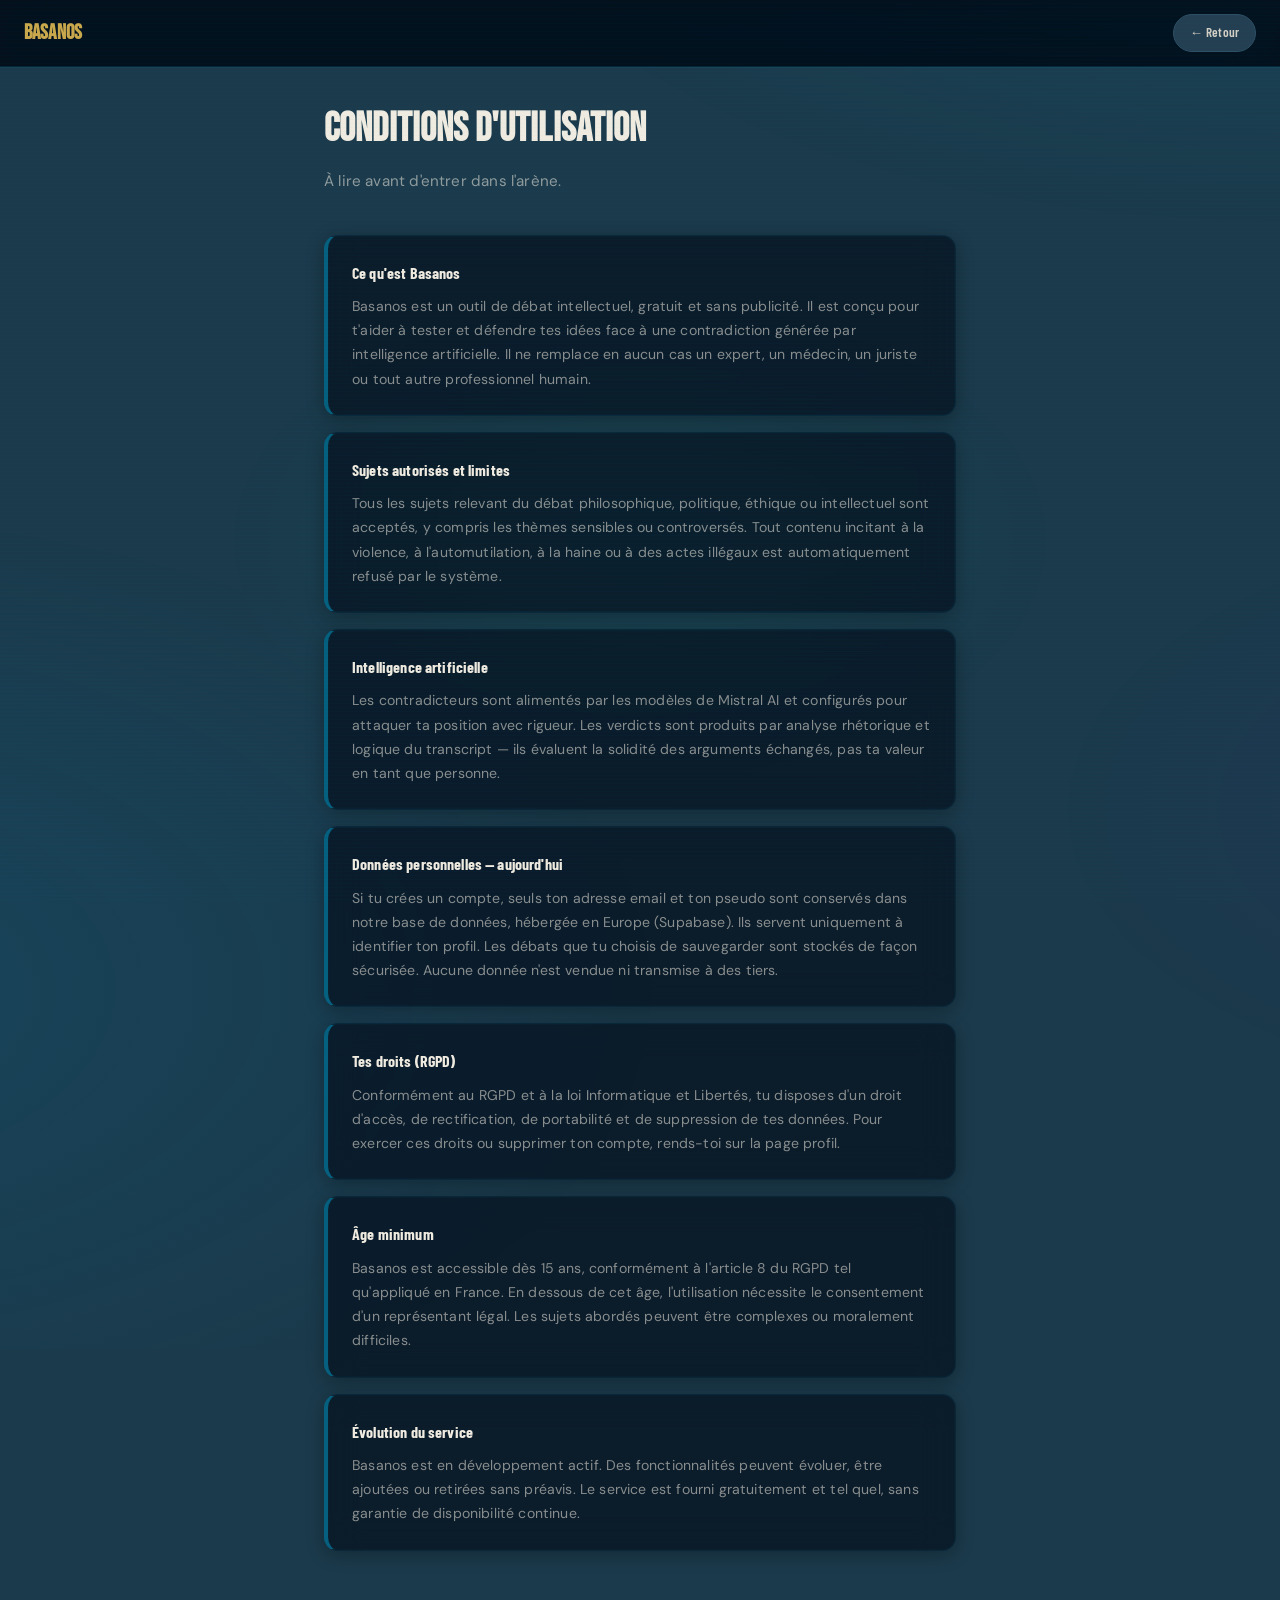
<file: cgu.html>
<!DOCTYPE html>
<html lang="fr">
<head>
<meta charset="UTF-8"/>
<meta name="viewport" content="width=device-width, initial-scale=1.0"/>
<meta name="theme-color" content="#1B3A4B"/>
<title>Conditions d'utilisation · Basanos</title>
<link rel="preconnect" href="https://fonts.googleapis.com"/>
<link href="https://fonts.googleapis.com/css2?family=Bebas+Neue&family=Barlow+Condensed:wght@400;500;600;700&display=swap" rel="stylesheet"/>
<style>
*,*::before,*::after{box-sizing:border-box;margin:0;padding:0}
:root{
  --cream:#1B3A4B;--cream2:#243F52;--cream3:#2E4F63;
  --terra:#C9A84C;--terra2:#A8863A;
  --terra-soft:rgba(201,168,76,0.12);--terra-border:rgba(201,168,76,0.3);
  --sage:#2E6B8A;--sage2:#1E4F6A;
  --sage-soft:rgba(46,107,138,0.15);--sage-border:rgba(46,107,138,0.35);
  --ink:#F0EBE0;--ink2:#D4CFC5;--ink3:rgba(240,235,224,0.55);
  --ink4:rgba(240,235,224,0.1);--ink5:rgba(240,235,224,0.05);
  --white:#243F52;
  --r:14px;--r3:24px;--r4:50px;
  --fT:'Bebas Neue',sans-serif;--fU:'Barlow Condensed',sans-serif;
  --shadow:0 2px 16px rgba(0,0,0,0.2);--shadow2:0 4px 32px rgba(0,0,0,0.35);
}
html,body{min-height:100%;background:var(--cream);color:var(--ink);font-family:var(--fU);font-size:16px;-webkit-font-smoothing:antialiased}
.topbar{position:fixed;top:0;left:0;right:0;z-index:50;display:flex;align-items:center;justify-content:space-between;padding:0.9rem 1.5rem;background:rgba(27,58,75,0.95);backdrop-filter:blur(12px);border-bottom:1px solid var(--ink4)}
.topbar-logo{font-family:var(--fT);font-size:1.3rem;font-weight:900;color:var(--terra);text-decoration:none}
.back-btn{display:flex;align-items:center;gap:6px;padding:7px 16px;background:var(--cream2);border:1px solid var(--cream3);border-radius:var(--r4);color:var(--ink2);font-family:var(--fU);font-size:0.82rem;font-weight:600;cursor:pointer;text-decoration:none;transition:all .15s}
.back-btn:hover{background:var(--cream3)}
.content-page{max-width:680px;margin:0 auto;padding:6rem 1.5rem 5rem}
.page-title{font-family:var(--fT);font-size:2.5rem;font-weight:900;color:var(--ink);margin-bottom:0.4rem}
.page-sub{font-size:0.95rem;color:var(--ink3);margin-bottom:2.5rem;line-height:1.55}
.cat-card{background:var(--white);border-radius:var(--r);padding:1.5rem;margin-bottom:1rem;box-shadow:var(--shadow);border-left:4px solid var(--terra)}
.cat-name{font-family:var(--fU);font-size:1rem;font-weight:700;color:var(--ink);margin-bottom:0.5rem}
.cat-desc{font-size:0.88rem;color:var(--ink3);line-height:1.6}
</style>
<link rel="stylesheet" href="/basanos.css"/>
</head>
<body>
<nav class="topbar">
  <a class="topbar-logo" href="/">Basanos</a>
  <a class="back-btn" href="/">← Retour</a>
</nav>
<div class="content-page">
  <h2 class="page-title">Conditions d'utilisation</h2>
  <p class="page-sub">À lire avant d'entrer dans l'arène.</p>
  <div class="cat-card"><div class="cat-name">Ce qu'est Basanos</div><div class="cat-desc">Basanos est un outil de débat intellectuel, gratuit et sans publicité. Il est conçu pour t'aider à tester et défendre tes idées face à une contradiction générée par intelligence artificielle. Il ne remplace en aucun cas un expert, un médecin, un juriste ou tout autre professionnel humain.</div></div>
  <div class="cat-card"><div class="cat-name">Sujets autorisés et limites</div><div class="cat-desc">Tous les sujets relevant du débat philosophique, politique, éthique ou intellectuel sont acceptés, y compris les thèmes sensibles ou controversés. Tout contenu incitant à la violence, à l'automutilation, à la haine ou à des actes illégaux est automatiquement refusé par le système.</div></div>
  <div class="cat-card"><div class="cat-name">Intelligence artificielle</div><div class="cat-desc">Les contradicteurs sont alimentés par les modèles de Mistral AI et configurés pour attaquer ta position avec rigueur. Les verdicts sont produits par analyse rhétorique et logique du transcript — ils évaluent la solidité des arguments échangés, pas ta valeur en tant que personne.</div></div>
  <div class="cat-card"><div class="cat-name">Données personnelles — aujourd'hui</div><div class="cat-desc">Si tu crées un compte, seuls ton adresse email et ton pseudo sont conservés dans notre base de données, hébergée en Europe (Supabase). Ils servent uniquement à identifier ton profil. Les débats que tu choisis de sauvegarder sont stockés de façon sécurisée. Aucune donnée n'est vendue ni transmise à des tiers.</div></div>
  <div class="cat-card"><div class="cat-name">Tes droits (RGPD)</div><div class="cat-desc">Conformément au RGPD et à la loi Informatique et Libertés, tu disposes d'un droit d'accès, de rectification, de portabilité et de suppression de tes données. Pour exercer ces droits ou supprimer ton compte, rends-toi sur la page profil.</div></div>
  <div class="cat-card"><div class="cat-name">Âge minimum</div><div class="cat-desc">Basanos est accessible dès 15 ans, conformément à l'article 8 du RGPD tel qu'appliqué en France. En dessous de cet âge, l'utilisation nécessite le consentement d'un représentant légal. Les sujets abordés peuvent être complexes ou moralement difficiles.</div></div>
  <div class="cat-card"><div class="cat-name">Évolution du service</div><div class="cat-desc">Basanos est en développement actif. Des fonctionnalités peuvent évoluer, être ajoutées ou retirées sans préavis. Le service est fourni gratuitement et tel quel, sans garantie de disponibilité continue.</div></div>
</div>
</body>
</html>
</file>
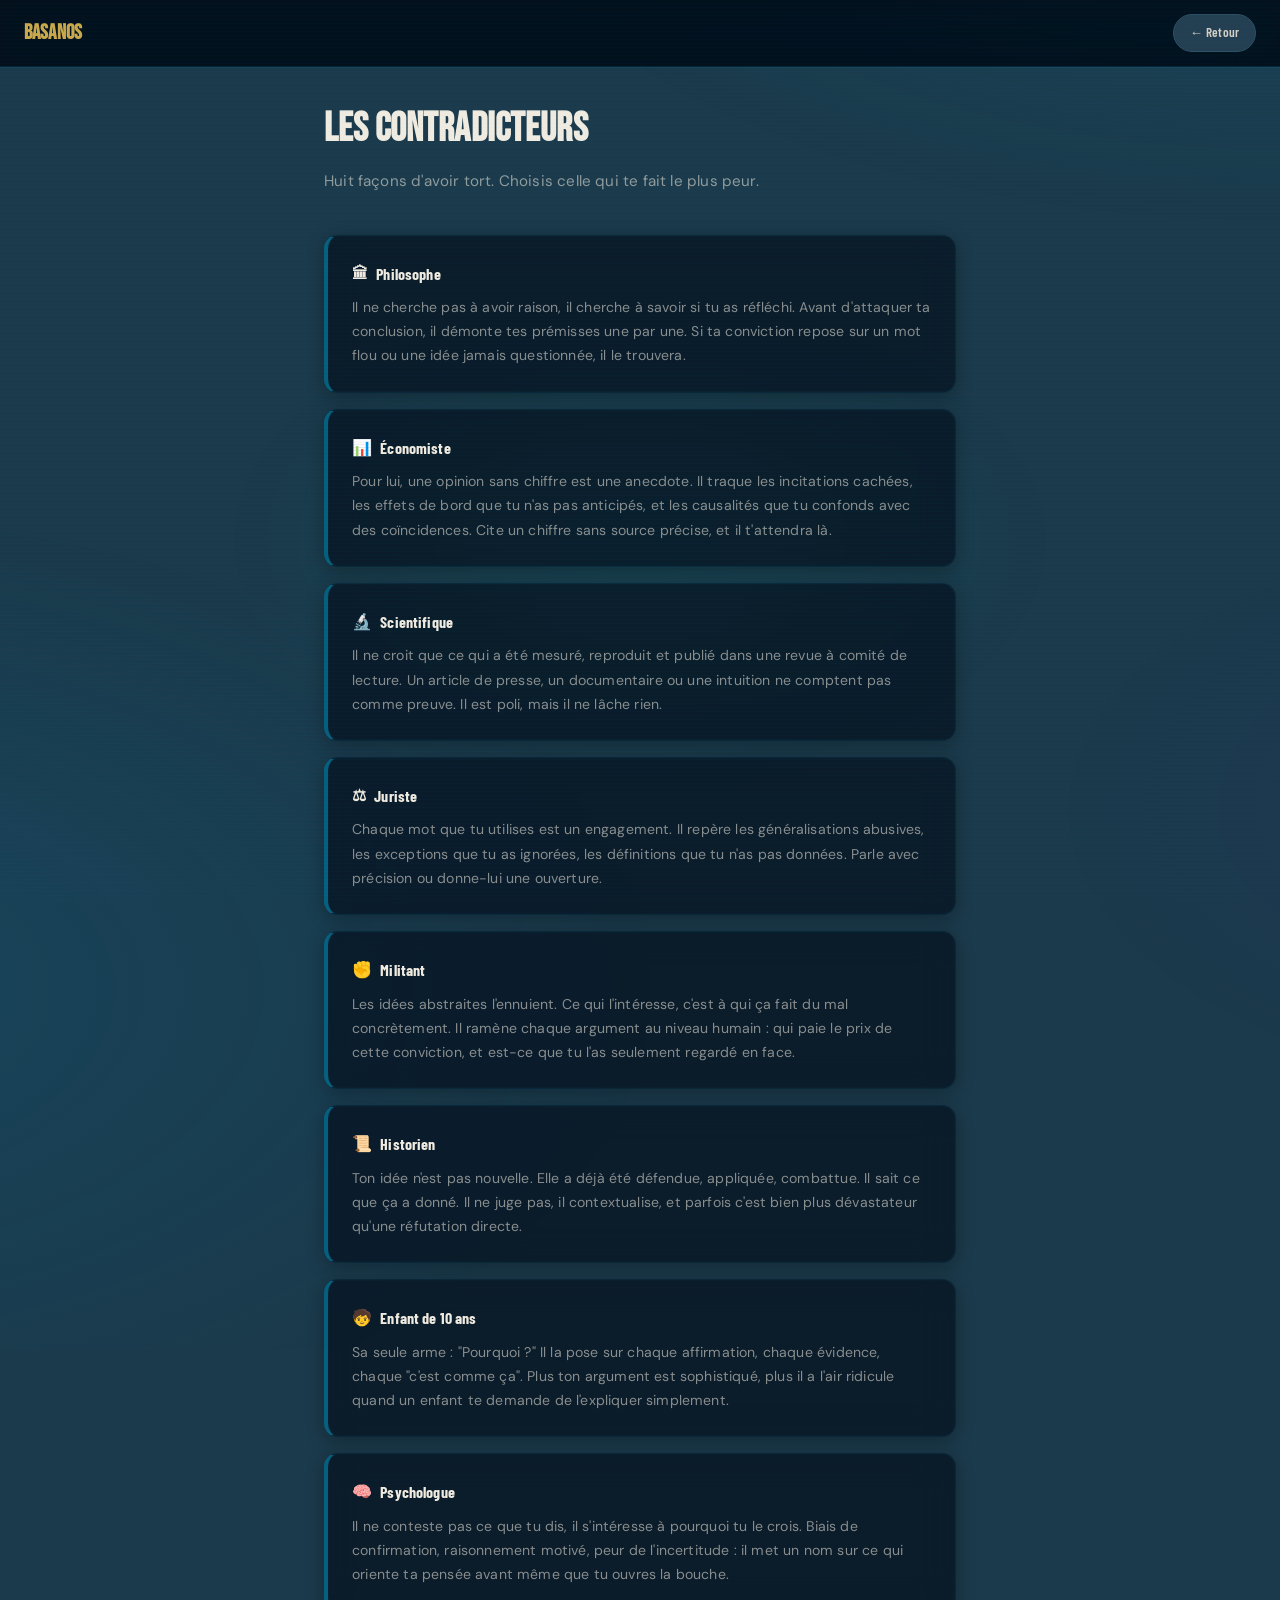
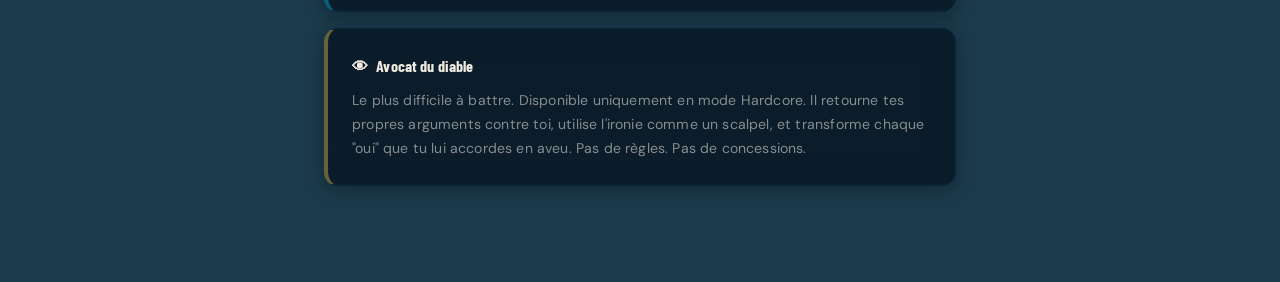
<file: contradicteurs.html>
<!DOCTYPE html>
<html lang="fr">
<head>
<meta charset="UTF-8"/>
<meta name="viewport" content="width=device-width, initial-scale=1.0"/>
<meta name="theme-color" content="#1B3A4B"/>
<title>Les contradicteurs · Basanos</title>
<link rel="preconnect" href="https://fonts.googleapis.com"/>
<link href="https://fonts.googleapis.com/css2?family=Bebas+Neue&family=Barlow+Condensed:wght@400;500;600;700&display=swap" rel="stylesheet"/>
<style>
*,*::before,*::after{box-sizing:border-box;margin:0;padding:0}
:root{
  --cream:#1B3A4B;--cream2:#243F52;--cream3:#2E4F63;
  --terra:#C9A84C;--terra2:#A8863A;
  --terra-soft:rgba(201,168,76,0.12);--terra-border:rgba(201,168,76,0.3);
  --sage:#2E6B8A;--sage2:#1E4F6A;
  --sage-soft:rgba(46,107,138,0.15);--sage-border:rgba(46,107,138,0.35);
  --ink:#F0EBE0;--ink2:#D4CFC5;--ink3:rgba(240,235,224,0.55);
  --ink4:rgba(240,235,224,0.1);--ink5:rgba(240,235,224,0.05);
  --white:#243F52;
  --r:14px;--r3:24px;--r4:50px;
  --fT:'Bebas Neue',sans-serif;--fU:'Barlow Condensed',sans-serif;
  --shadow:0 2px 16px rgba(0,0,0,0.2);--shadow2:0 4px 32px rgba(0,0,0,0.35);
}
html,body{min-height:100%;background:var(--cream);color:var(--ink);font-family:var(--fU);font-size:16px;-webkit-font-smoothing:antialiased}
.topbar{position:fixed;top:0;left:0;right:0;z-index:50;display:flex;align-items:center;justify-content:space-between;padding:0.9rem 1.5rem;background:rgba(27,58,75,0.95);backdrop-filter:blur(12px);border-bottom:1px solid var(--ink4)}
.topbar-logo{font-family:var(--fT);font-size:1.3rem;font-weight:900;color:var(--terra);text-decoration:none}
.back-btn{display:flex;align-items:center;gap:6px;padding:7px 16px;background:var(--cream2);border:1px solid var(--cream3);border-radius:var(--r4);color:var(--ink2);font-family:var(--fU);font-size:0.82rem;font-weight:600;cursor:pointer;text-decoration:none;transition:all .15s}
.back-btn:hover{background:var(--cream3)}
.content-page{max-width:680px;margin:0 auto;padding:6rem 1.5rem 5rem}
.page-title{font-family:var(--fT);font-size:2.5rem;font-weight:900;color:var(--ink);margin-bottom:0.4rem}
.page-sub{font-size:0.95rem;color:var(--ink3);margin-bottom:2.5rem;line-height:1.55}
.cat-card{background:var(--white);border-radius:var(--r);padding:1.5rem;margin-bottom:1rem;box-shadow:var(--shadow);border-left:4px solid var(--terra)}
.cat-card.sage-border{border-left-color:var(--sage)}
.cat-name{font-family:var(--fU);font-size:1rem;font-weight:700;color:var(--ink);margin-bottom:0.5rem;display:flex;align-items:center;gap:8px}
.cat-desc{font-size:0.88rem;color:var(--ink3);line-height:1.6}
</style>
<link rel="stylesheet" href="/basanos.css"/>
</head>
<body>
<nav class="topbar">
  <a class="topbar-logo" href="/">Basanos</a>
  <a class="back-btn" href="/">← Retour</a>
</nav>
<div class="content-page">
  <h2 class="page-title">Les contradicteurs</h2>
  <p class="page-sub">Huit façons d'avoir tort. Choisis celle qui te fait le plus peur.</p>
  <div class="cat-card"><div class="cat-name"><span>🏛</span> Philosophe</div><div class="cat-desc">Il ne cherche pas à avoir raison, il cherche à savoir si tu as réfléchi. Avant d'attaquer ta conclusion, il démonte tes prémisses une par une. Si ta conviction repose sur un mot flou ou une idée jamais questionnée, il le trouvera.</div></div>
  <div class="cat-card"><div class="cat-name"><span>📊</span> Économiste</div><div class="cat-desc">Pour lui, une opinion sans chiffre est une anecdote. Il traque les incitations cachées, les effets de bord que tu n'as pas anticipés, et les causalités que tu confonds avec des coïncidences. Cite un chiffre sans source précise, et il t'attendra là.</div></div>
  <div class="cat-card"><div class="cat-name"><span>🔬</span> Scientifique</div><div class="cat-desc">Il ne croit que ce qui a été mesuré, reproduit et publié dans une revue à comité de lecture. Un article de presse, un documentaire ou une intuition ne comptent pas comme preuve. Il est poli, mais il ne lâche rien.</div></div>
  <div class="cat-card"><div class="cat-name"><span>⚖</span> Juriste</div><div class="cat-desc">Chaque mot que tu utilises est un engagement. Il repère les généralisations abusives, les exceptions que tu as ignorées, les définitions que tu n'as pas données. Parle avec précision ou donne-lui une ouverture.</div></div>
  <div class="cat-card"><div class="cat-name"><span>✊</span> Militant</div><div class="cat-desc">Les idées abstraites l'ennuient. Ce qui l'intéresse, c'est à qui ça fait du mal concrètement. Il ramène chaque argument au niveau humain : qui paie le prix de cette conviction, et est-ce que tu l'as seulement regardé en face.</div></div>
  <div class="cat-card"><div class="cat-name"><span>📜</span> Historien</div><div class="cat-desc">Ton idée n'est pas nouvelle. Elle a déjà été défendue, appliquée, combattue. Il sait ce que ça a donné. Il ne juge pas, il contextualise, et parfois c'est bien plus dévastateur qu'une réfutation directe.</div></div>
  <div class="cat-card"><div class="cat-name"><span>🧒</span> Enfant de 10 ans</div><div class="cat-desc">Sa seule arme : "Pourquoi ?" Il la pose sur chaque affirmation, chaque évidence, chaque "c'est comme ça". Plus ton argument est sophistiqué, plus il a l'air ridicule quand un enfant te demande de l'expliquer simplement.</div></div>
  <div class="cat-card"><div class="cat-name"><span>🧠</span> Psychologue</div><div class="cat-desc">Il ne conteste pas ce que tu dis, il s'intéresse à pourquoi tu le crois. Biais de confirmation, raisonnement motivé, peur de l'incertitude : il met un nom sur ce qui oriente ta pensée avant même que tu ouvres la bouche.</div></div>
  <div class="cat-card sage-border"><div class="cat-name"><span>👁</span> Avocat du diable</div><div class="cat-desc">Le plus difficile à battre. Disponible uniquement en mode Hardcore. Il retourne tes propres arguments contre toi, utilise l'ironie comme un scalpel, et transforme chaque "oui" que tu lui accordes en aveu. Pas de règles. Pas de concessions.</div></div>
</div>
</body>
</html>
</file>
<file: basanos.css>
/* ════════════════════════════════════════════════════════════════
   basanos.css — Système de design global Basanos — JARVIS Edition
   ════════════════════════════════════════════════════════════════ */

@import url('https://fonts.googleapis.com/css2?family=DM+Sans:opsz,wght@9..40,300;9..40,400;9..40,500;9..40,600&display=swap');

/* ═══════════════════════════════════════════════════════════════
   FOND : MESH GRADIENT CYAN-ELECTRIC + SCAN-LINES HUD
   ═══════════════════════════════════════════════════════════════ */

body {
  font-family: 'DM Sans', sans-serif;
  font-size: 15px;
  line-height: 1.65;
  letter-spacing: 0.01em;
  overflow-x: hidden;
}

/* Mesh gradient — halos electric qui orbitent */
body::before {
  content: '';
  position: fixed;
  inset: -50%;
  width: 200%;
  height: 200%;
  z-index: 0;
  pointer-events: none;
  background:
    radial-gradient(ellipse 50% 35% at 75% 15%, rgba(0,200,255,0.09) 0%, transparent 65%),
    radial-gradient(ellipse 60% 45% at 15% 80%, rgba(0,150,220,0.12) 0%, transparent 60%),
    radial-gradient(ellipse 30% 25% at 50% 55%, rgba(0,255,220,0.05) 0%, transparent 55%),
    radial-gradient(ellipse 40% 30% at 88% 70%, rgba(100,0,255,0.06) 0%, transparent 55%);
  animation: meshDrift 32s ease-in-out infinite alternate;
  will-change: transform;
}

/* Hardcore : halos rouges */
body.hc::before {
  background:
    radial-gradient(ellipse 50% 38% at 75% 15%, rgba(232,69,42,0.15) 0%, transparent 70%),
    radial-gradient(ellipse 55% 40% at 15% 80%, rgba(232,69,42,0.08) 0%, transparent 65%),
    radial-gradient(ellipse 30% 28% at 50% 60%, rgba(180,30,10,0.10) 0%, transparent 60%);
}

@keyframes meshDrift {
  0%   { transform: translate(0%,    0%)   scale(1);    }
  25%  { transform: translate(-3%,   2%)   scale(1.02); }
  50%  { transform: translate(2%,   -3%)   scale(0.99); }
  75%  { transform: translate(-1%,   3%)   scale(1.01); }
  100% { transform: translate(3%,   -1%)   scale(1.02); }
}

/* Scan-lines HUD — lignes horizontales ultra-fines */
body::after {
  content: '';
  position: fixed;
  inset: 0;
  z-index: 9998;
  pointer-events: none;
  background-image: repeating-linear-gradient(
    to bottom,
    transparent 0px,
    transparent 3px,
    rgba(0, 200, 255, 0.018) 3px,
    rgba(0, 200, 255, 0.018) 4px
  );
  animation: scanShift 8s linear infinite;
}

@keyframes scanShift {
  0%   { background-position: 0 0; }
  100% { background-position: 0 80px; }
}

/* Tout le contenu au-dessus du mesh */
body > * { position: relative; z-index: 1; }

/* ═══════════════════════════════════════════════════════════════
   TYPOGRAPHIE
   ═══════════════════════════════════════════════════════════════ */

p, span, label, button,
.home-sub, .l-desc, .auth-sub, .page-sub,
.v-section-text, .vcat-comment, .cat-desc,
.mbub, .hint, .pd, .user-email, .hint-row {
  font-family: 'DM Sans', sans-serif;
  line-height: 1.72;
  letter-spacing: 0.012em;
}

input, textarea, .uinp, .conv, .auth-inp, .inp {
  font-family: 'DM Sans', sans-serif;
  font-size: 0.95rem;
  line-height: 1.6;
}

.mbub {
  font-size: 0.97rem;
  line-height: 1.78;
  letter-spacing: 0.014em;
}

/* ═══════════════════════════════════════════════════════════════
   TOPBAR — glassmorphism HUD
   ═══════════════════════════════════════════════════════════════ */
nav.topbar {
  background: rgba(2, 8, 18, 0.82);
  backdrop-filter: blur(24px) saturate(1.8);
  -webkit-backdrop-filter: blur(24px) saturate(1.8);
  border-bottom: 1px solid rgba(0, 200, 255, 0.12);
  box-shadow: 0 1px 0 rgba(0, 200, 255, 0.06);
}

.hc nav.topbar,
body.hc .topbar {
  background: rgba(8, 4, 4, 0.88);
  border-bottom: 1px solid rgba(232,69,42,0.15);
}

/* ═══════════════════════════════════════════════════════════════
   MENU DROPDOWN
   ═══════════════════════════════════════════════════════════════ */
.menu-dropdown {
  background: rgba(2, 10, 22, 0.95);
  backdrop-filter: blur(28px) saturate(1.6);
  -webkit-backdrop-filter: blur(28px) saturate(1.6);
  border: 1px solid rgba(0, 200, 255, 0.10);
  box-shadow: 0 16px 48px rgba(0,0,0,0.60), 0 0 0 1px rgba(0,200,255,0.04) inset;
}

.menu-item:hover {
  background: rgba(0, 200, 255, 0.06);
}

/* ═══════════════════════════════════════════════════════════════
   HOME CARD
   ═══════════════════════════════════════════════════════════════ */
.home-card {
  background: rgba(2, 10, 22, 0.72);
  backdrop-filter: blur(28px) saturate(1.5);
  -webkit-backdrop-filter: blur(28px) saturate(1.5);
  border: 1px solid rgba(0, 200, 255, 0.10);
  box-shadow:
    0 0 0 1px rgba(0,200,255,0.03) inset,
    0 24px 64px rgba(0,0,0,0.50),
    0 0 80px rgba(0,150,220,0.04);
}

body.hc .home-card {
  background: rgba(6, 4, 4, 0.78);
  border: 1px solid rgba(232,69,42,0.12);
}

/* ═══════════════════════════════════════════════════════════════
   CARTES PERSONA — effet "module actif"
   ═══════════════════════════════════════════════════════════════ */
.pbtn {
  background: rgba(0, 12, 30, 0.55);
  border: 1px solid rgba(0, 200, 255, 0.08);
  backdrop-filter: blur(12px);
  -webkit-backdrop-filter: blur(12px);
  transition:
    background 0.22s ease,
    border-color 0.22s ease,
    box-shadow 0.25s ease,
    transform 0.2s cubic-bezier(0.34, 1.56, 0.64, 1);
}

.pbtn:hover {
  background: rgba(0, 30, 60, 0.65);
  border-color: rgba(0, 200, 255, 0.28);
  box-shadow: 0 6px 24px rgba(0,0,0,0.35), 0 0 20px rgba(0,200,255,0.08);
  transform: translateY(-2px);
}

.pbtn.on {
  background: rgba(0, 200, 255, 0.07);
  border-color: rgba(0, 200, 255, 0.35);
  box-shadow:
    0 0 0 1px rgba(0,200,255,0.08) inset,
    0 0 24px rgba(0,200,255,0.08);
}

body.hc .pbtn {
  background: rgba(14, 8, 8, 0.60);
  border: 1px solid rgba(240,235,224,0.06);
}

body.hc .pbtn:hover {
  border-color: rgba(232,69,42,0.30);
  box-shadow: 0 8px 28px rgba(0,0,0,0.40), 0 0 20px rgba(232,69,42,0.10);
}

body.hc .pbtn.on {
  background: rgba(232,69,42,0.10);
  border-color: rgba(232,69,42,0.35);
}

/* ═══════════════════════════════════════════════════════════════
   BOUTONS TOGGLE
   ═══════════════════════════════════════════════════════════════ */
.tbtn {
  transition:
    background 0.18s ease,
    border-color 0.18s ease,
    color 0.18s ease,
    transform 0.18s cubic-bezier(0.34, 1.56, 0.64, 1);
}

.tbtn:hover {
  transform: translateY(-1px);
}

/* ═══════════════════════════════════════════════════════════════
   BOUTONS CTA
   ═══════════════════════════════════════════════════════════════ */
button.cta,
a.cta {
  transition:
    background 0.2s ease,
    transform 0.2s cubic-bezier(0.34, 1.56, 0.64, 1),
    box-shadow 0.25s ease;
  position: relative;
  overflow: hidden;
}

button.cta::after,
a.cta::after {
  content: '';
  position: absolute;
  inset: 0;
  background: linear-gradient(105deg, transparent 40%, rgba(255,255,255,0.08) 50%, transparent 60%);
  transform: translateX(-100%);
  transition: transform 0.5s ease;
}

button.cta:hover:not(:disabled)::after,
a.cta:hover:not(:disabled)::after {
  transform: translateX(100%);
}

button.cta:hover:not(:disabled),
a.cta:hover:not(:disabled) {
  transform: translateY(-2px) scale(1.01);
}

/* ═══════════════════════════════════════════════════════════════
   TEXTAREA CONVICTION
   ═══════════════════════════════════════════════════════════════ */
textarea.conv {
  background: rgba(0, 12, 30, 0.50);
  border: 1px solid rgba(0, 200, 255, 0.12);
  transition: border-color 0.2s ease, background 0.2s ease, box-shadow 0.2s ease;
}

textarea.conv:focus {
  background: rgba(0, 12, 30, 0.70);
  border-color: rgba(0, 200, 255, 0.45);
  box-shadow: 0 0 0 3px rgba(0,200,255,0.06), 0 0 20px rgba(0,200,255,0.04);
  outline: none;
}

/* ═══════════════════════════════════════════════════════════════
   DÉBAT
   ═══════════════════════════════════════════════════════════════ */

.dbar {
  background: rgba(2, 6, 16, 0.94);
  backdrop-filter: blur(24px);
  -webkit-backdrop-filter: blur(24px);
  border-bottom: 1px solid rgba(0, 200, 255, 0.08);
}

.cstrip {
  background: rgba(0, 12, 30, 0.65);
  border-bottom: 1px solid rgba(0, 200, 255, 0.07);
  backdrop-filter: blur(12px);
  -webkit-backdrop-filter: blur(12px);
}

.izone {
  background: rgba(2, 6, 16, 0.94);
  border-top: 1px solid rgba(0, 200, 255, 0.07);
  backdrop-filter: blur(20px);
  -webkit-backdrop-filter: blur(20px);
}

.dfooter {
  background: rgba(2, 6, 16, 0.90);
  border-top: 1px solid rgba(0, 200, 255, 0.06);
  backdrop-filter: blur(16px);
  -webkit-backdrop-filter: blur(16px);
}

textarea.uinp {
  background: rgba(0, 12, 30, 0.55);
  border: 1px solid rgba(0, 200, 255, 0.10);
  transition: border-color 0.2s ease, background 0.2s ease, box-shadow 0.2s ease;
}

textarea.uinp:focus {
  background: rgba(0, 12, 30, 0.75);
  border-color: rgba(0, 200, 255, 0.42);
  box-shadow: 0 0 0 3px rgba(0,200,255,0.06);
  outline: none;
}

/* Bulle utilisateur */
.msg.u .mbub {
  background: rgba(0, 60, 110, 0.35);
  border: 1px solid rgba(0, 150, 220, 0.30);
  backdrop-filter: blur(14px);
  -webkit-backdrop-filter: blur(14px);
  box-shadow: 0 2px 14px rgba(0,0,0,0.28), 0 0 16px rgba(0,150,220,0.06);
}

/* Bulle IA */
.msg.a .mbub {
  background: rgba(2, 10, 24, 0.80);
  border: 1px solid rgba(0, 200, 255, 0.12);
  backdrop-filter: blur(16px);
  -webkit-backdrop-filter: blur(16px);
  box-shadow: 0 2px 18px rgba(0,0,0,0.32), 0 0 20px rgba(0,200,255,0.04);
}

/* Typing dots */
.tyb {
  background: rgba(2, 10, 24, 0.80);
  border: 1px solid rgba(0, 200, 255, 0.12);
  backdrop-filter: blur(16px);
  -webkit-backdrop-filter: blur(16px);
}

/* Hardcore */
body.hc .msg.u .mbub {
  background: rgba(232,69,42,0.15);
  border-color: rgba(232,69,42,0.25);
}

body.hc .msg.a .mbub,
body.hc .tyb {
  background: rgba(8, 4, 4, 0.85);
  border-color: rgba(232,69,42,0.12);
}

/* ═══════════════════════════════════════════════════════════════
   VERDICT
   ═══════════════════════════════════════════════════════════════ */

.vcat {
  background: rgba(2, 10, 24, 0.68);
  border: 1px solid rgba(0, 200, 255, 0.08);
  backdrop-filter: blur(18px);
  -webkit-backdrop-filter: blur(18px);
  box-shadow: 0 4px 20px rgba(0,0,0,0.32), 0 0 16px rgba(0,200,255,0.03);
}

.v-section {
  background: rgba(2, 10, 24, 0.62);
  border: 1px solid rgba(0, 200, 255, 0.07);
  border-left: 3px solid rgba(0, 200, 255, 0.30);
  backdrop-filter: blur(16px);
  -webkit-backdrop-filter: blur(16px);
}

.v-conseil {
  background: rgba(0, 60, 100, 0.22);
  border: 1px solid rgba(0, 150, 220, 0.25);
  backdrop-filter: blur(16px);
  -webkit-backdrop-filter: blur(16px);
  box-shadow: 0 0 28px rgba(0,150,220,0.08);
}

.v-conseil .v-section-label { color: rgba(240,235,224,0.50); }
.v-conseil .v-section-text  { color: #F0EBE0; }

.v-devil-block {
  background: rgba(4, 8, 18, 0.88);
  border: 1px solid rgba(0, 200, 255, 0.14);
  border-left: 3px solid rgba(0, 200, 255, 0.40);
  backdrop-filter: blur(20px);
  -webkit-backdrop-filter: blur(20px);
}

.v-critique {
  background: rgba(0, 12, 30, 0.48);
  border: 1px solid rgba(0, 200, 255, 0.07);
  backdrop-filter: blur(14px);
  -webkit-backdrop-filter: blur(14px);
}

/* ═══════════════════════════════════════════════════════════════
   MODALS
   ═══════════════════════════════════════════════════════════════ */
.modal {
  background: rgba(2, 10, 24, 0.95);
  border: 1px solid rgba(0, 200, 255, 0.12);
  backdrop-filter: blur(36px) saturate(1.8);
  -webkit-backdrop-filter: blur(36px) saturate(1.8);
  box-shadow: 0 32px 80px rgba(0,0,0,0.65), 0 0 60px rgba(0,200,255,0.05);
}

/* ═══════════════════════════════════════════════════════════════
   PROFIL
   ═══════════════════════════════════════════════════════════════ */
.card {
  background: rgba(2, 10, 24, 0.65);
  border: 1px solid rgba(0, 200, 255, 0.08);
  backdrop-filter: blur(18px);
  -webkit-backdrop-filter: blur(18px);
  box-shadow: 0 4px 20px rgba(0,0,0,0.28);
}

.auth-card {
  background: rgba(2, 8, 20, 0.92);
  border: 1px solid rgba(0, 200, 255, 0.10);
  backdrop-filter: blur(32px) saturate(1.7);
  -webkit-backdrop-filter: blur(32px) saturate(1.7);
  box-shadow: 0 24px 64px rgba(0,0,0,0.58), 0 0 60px rgba(0,150,220,0.04);
}

.auth-inp, .inp {
  background: rgba(0, 12, 30, 0.52);
  border: 1px solid rgba(0, 200, 255, 0.10);
  transition: border-color 0.2s ease, background 0.2s ease, box-shadow 0.2s ease;
}

.auth-inp:focus, .inp:focus {
  background: rgba(0, 12, 30, 0.72);
  border-color: rgba(0, 200, 255, 0.42);
  box-shadow: 0 0 0 3px rgba(0,200,255,0.06);
  outline: none;
}

.transcript-modal {
  background: rgba(2, 8, 20, 0.96);
  border: 1px solid rgba(0, 200, 255, 0.10);
  backdrop-filter: blur(36px) saturate(1.8);
  -webkit-backdrop-filter: blur(36px) saturate(1.8);
  box-shadow: 0 32px 80px rgba(0,0,0,0.68);
}

.debate-card {
  background: rgba(0, 14, 35, 0.50);
  border: 1px solid rgba(0, 200, 255, 0.08);
  backdrop-filter: blur(12px);
  -webkit-backdrop-filter: blur(12px);
  transition: background 0.2s ease, border-color 0.2s ease, box-shadow 0.2s ease, transform 0.2s cubic-bezier(0.34,1.56,0.64,1);
}

.debate-card:hover {
  background: rgba(0, 30, 65, 0.62);
  border-color: rgba(0, 200, 255, 0.22);
  box-shadow: 0 4px 18px rgba(0,0,0,0.32), 0 0 20px rgba(0,200,255,0.06);
  transform: translateY(-1px);
}

/* ═══════════════════════════════════════════════════════════════
   CGU / CONTRADICTEURS
   ═══════════════════════════════════════════════════════════════ */
.cat-card {
  background: rgba(2, 10, 24, 0.62);
  border-top: 1px solid rgba(0, 200, 255, 0.07);
  border-right: 1px solid rgba(0, 200, 255, 0.07);
  border-bottom: 1px solid rgba(0, 200, 255, 0.07);
  border-left: 4px solid rgba(0, 200, 255, 0.40);
  backdrop-filter: blur(16px);
  -webkit-backdrop-filter: blur(16px);
  box-shadow: 0 4px 18px rgba(0,0,0,0.28), 0 0 0 1px rgba(0,200,255,0.02) inset;
  transition: transform 0.2s cubic-bezier(0.34,1.56,0.64,1), box-shadow 0.22s ease;
}

.cat-card:hover {
  transform: translateY(-1px);
  box-shadow: 0 8px 28px rgba(0,0,0,0.34), 0 0 20px rgba(0,200,255,0.06);
}

.cat-card.sage-border {
  border-left-color: rgba(201,168,76,0.50);
}

/* ═══════════════════════════════════════════════════════════════
   SCROLLBAR
   ═══════════════════════════════════════════════════════════════ */
::-webkit-scrollbar { width: 4px; height: 4px; }
::-webkit-scrollbar-track { background: transparent; }
::-webkit-scrollbar-thumb { background: rgba(0, 200, 255, 0.18); border-radius: 10px; }
::-webkit-scrollbar-thumb:hover { background: rgba(0, 200, 255, 0.38); }

/* ═══════════════════════════════════════════════════════════════
   SÉLECTION
   ═══════════════════════════════════════════════════════════════ */
::selection {
  background: rgba(0, 200, 255, 0.22);
  color: #F0EBE0;
}
</file>
